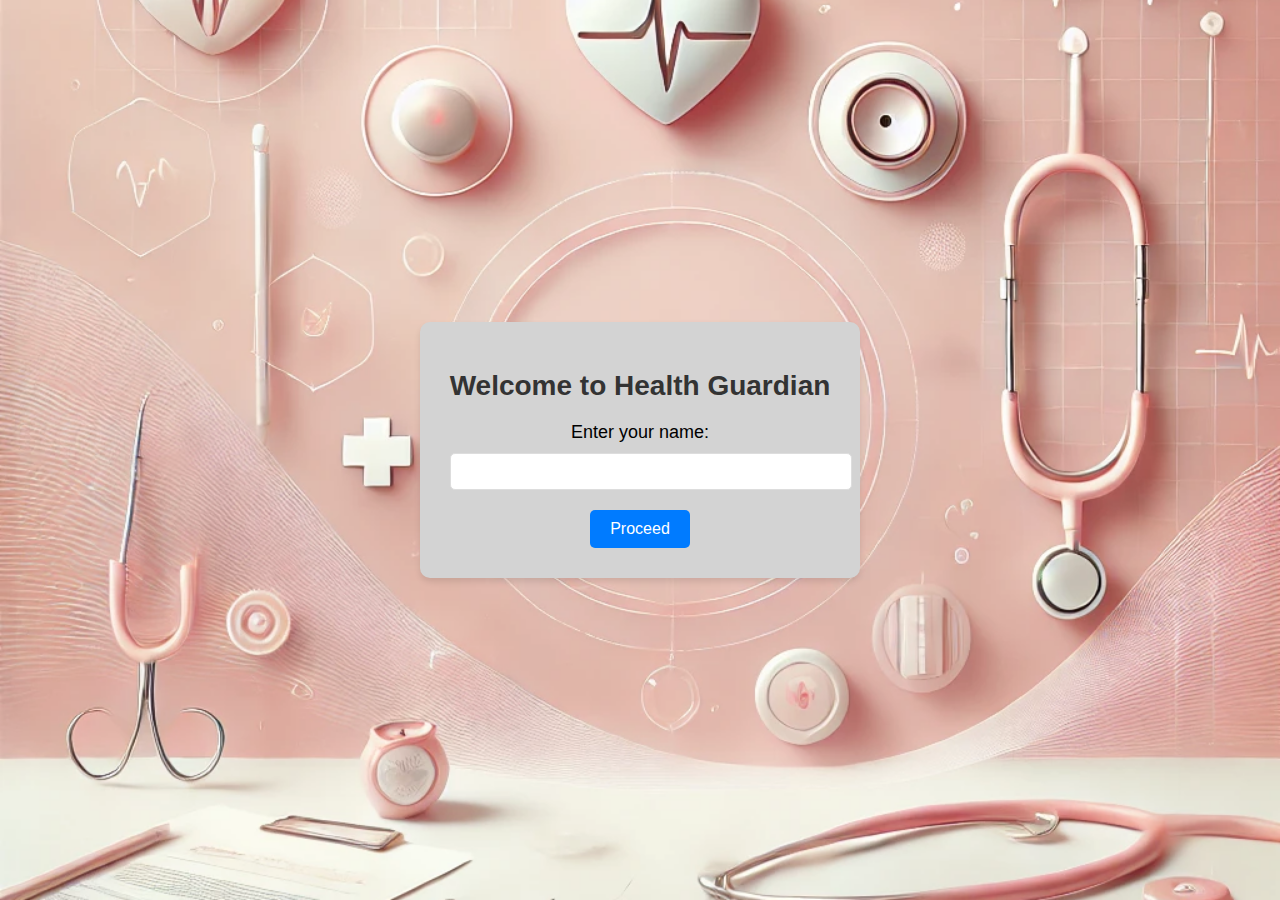
<file: index.html>
<!DOCTYPE html>
<html lang="en">
<head>
  <meta charset="UTF-8">
  <meta name="viewport" content="width=device-width, initial-scale=1.0">
  <title>Doctor Login</title>
  <link rel="stylesheet" href="home.css">
  <script defer src="home.js"></script>
</head>
<body>
  <div class="login-container">
    <h1>Welcome to Health Guardian</h1>
    <form id="doctor-form">
      <label for="doctor-name">Enter your name:</label>
      <input type="text" id="doctor-name" name="doctor-name" required>
      <button type="submit">Proceed</button>
    </form>
  </div>
</body>
</html>
</file>
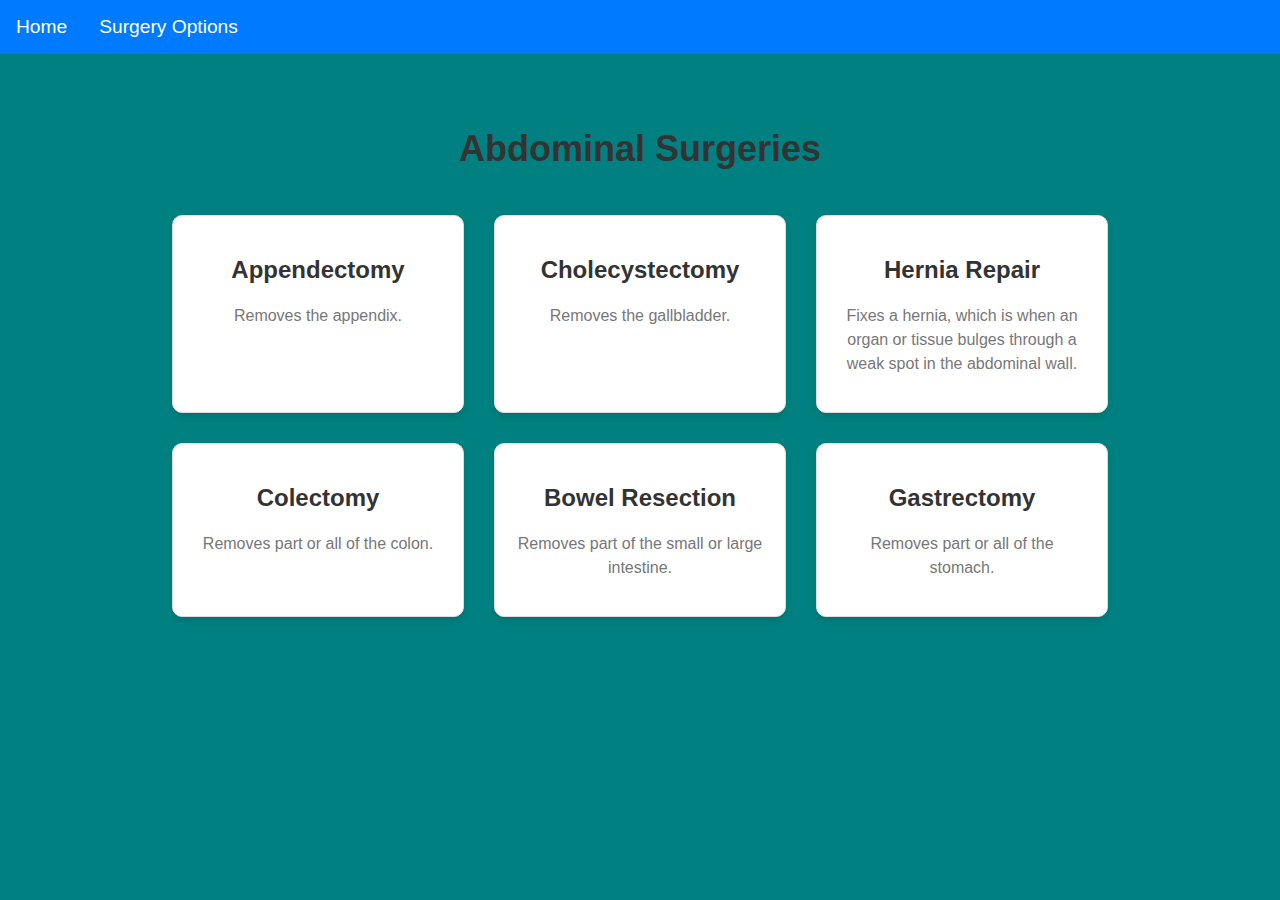
<file: abdominal-surgery.html>
<!DOCTYPE html>
<html lang="en">
<head>
  <meta charset="UTF-8">
  <meta name="viewport" content="width=device-width, initial-scale=1.0">
  <title>Abdominal Surgery</title>
  <link rel="stylesheet" href="surgery-options.css">
</head>
<nav class="navbar">
    <ul>
      <li><a href="index.html">Home</a></li> <!-- Links to the Home Page -->
      <li><a href="surgery-options.html">Surgery Options</a></li> <!-- Example link to surgery options -->
    </ul>
  </nav>
<body>
  <div class="container">
    <h1>Abdominal Surgeries</h1>
    <div class="card-container">
      <!-- Appendectomy Card -->
      <div class="card" onclick="window.location.href='appendectomy.html'">
        <h2>Appendectomy</h2>
        <p>Removes the appendix.</p>
      </div>
      <div class="card">
        <h2>Cholecystectomy</h2>
        <p>Removes the gallbladder.</p>
      </div>
      <div class="card">
        <h2>Hernia Repair</h2>
        <p>Fixes a hernia, which is when an organ or tissue bulges through a weak spot in the abdominal wall.</p>
      </div>
      <div class="card">
        <h2>Colectomy</h2>
        <p>Removes part or all of the colon.</p>
      </div>
      <div class="card">
        <h2>Bowel Resection</h2>
        <p>Removes part of the small or large intestine.</p>
      </div>
      <div class="card">
        <h2>Gastrectomy</h2>
        <p>Removes part or all of the stomach.</p>
      </div>
    </div>
  </div>
</body>
</html>
</file>
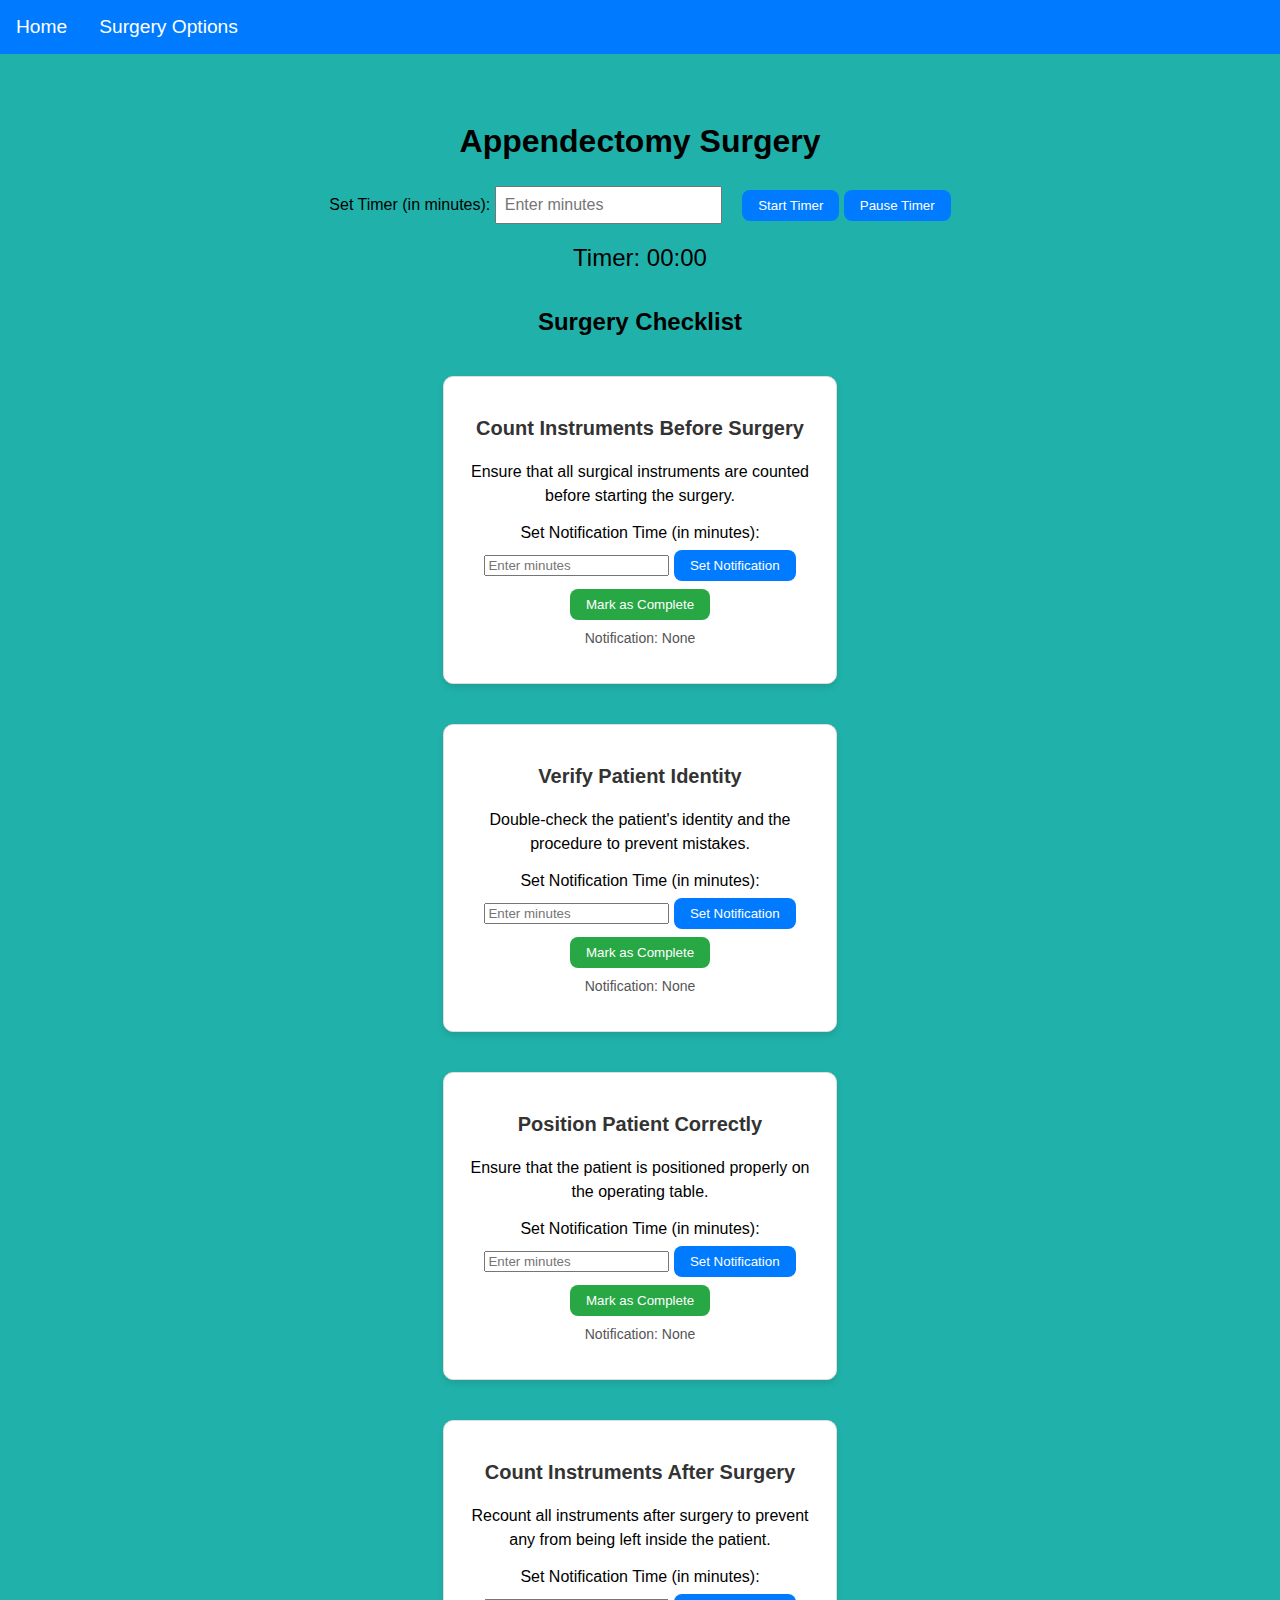
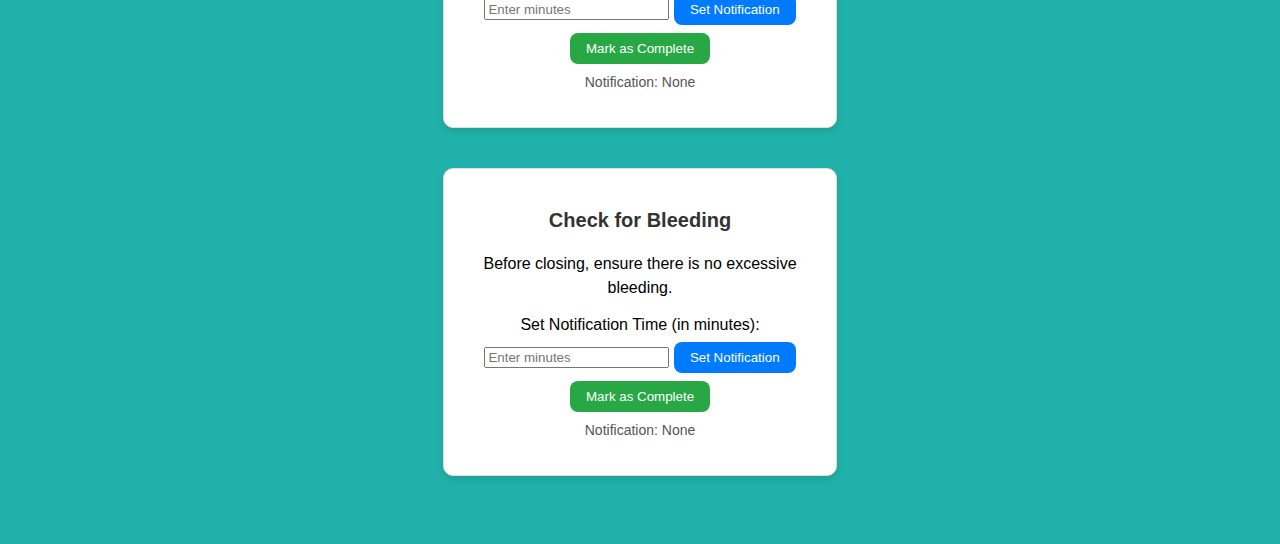
<file: appendectomy.html>
<!DOCTYPE html>
<html lang="en">
<head>
  <meta charset="UTF-8">
  <meta name="viewport" content="width=device-width, initial-scale=1.0">
  <title>Appendectomy Surgery</title>
  <link rel="stylesheet" href="surgery-tasks.css">
  <script defer src="appendectomy.js"></script>
</head>
<nav class="navbar">
  <ul>
    <li><a href="index.html">Home</a></li> <!-- Links to the Home Page -->
    <li><a href="surgery-options.html">Surgery Options</a></li> <!-- Example link to surgery options -->
  </ul>
</nav>
<body>
  <div class="container">
    <h1>Appendectomy Surgery</h1>
    
    <!-- Timer Section -->
    <div class="timer-container">
      <label for="time-input">Set Timer (in minutes):</label>
      <input type="number" id="time-input" placeholder="Enter minutes">
      <button id="start-timer">Start Timer</button>
      <button id="pause-timer">Pause Timer</button>
      <p id="timer-display">Timer: 00:00</p>
    </div>

    <!-- Surgery Task Cards -->
    <h2>Surgery Checklist</h2>
    <div class="card-container">
      <div class="card">
        <h3>Count Instruments Before Surgery</h3>
        <p>Ensure that all surgical instruments are counted before starting the surgery.</p>
        <label for="notif-time-1">Set Notification Time (in minutes):</label>
        <input type="number" class="notif-time" id="notif-time-1" placeholder="Enter minutes">
        <button class="set-notif-btn">Set Notification</button>
        <button class="complete-btn">Mark as Complete</button>
        <p class="notif-status">Notification: None</p>
      </div>

      <div class="card">
        <h3>Verify Patient Identity</h3>
        <p>Double-check the patient's identity and the procedure to prevent mistakes.</p>
        <label for="notif-time-2">Set Notification Time (in minutes):</label>
        <input type="number" class="notif-time" id="notif-time-2" placeholder="Enter minutes">
        <button class="set-notif-btn">Set Notification</button>
        <button class="complete-btn">Mark as Complete</button>
        <p class="notif-status">Notification: None</p>
      </div>

      <div class="card">
        <h3>Position Patient Correctly</h3>
        <p>Ensure that the patient is positioned properly on the operating table.</p>
        <label for="notif-time-3">Set Notification Time (in minutes):</label>
        <input type="number" class="notif-time" id="notif-time-3" placeholder="Enter minutes">
        <button class="set-notif-btn">Set Notification</button>
        <button class="complete-btn">Mark as Complete</button>
        <p class="notif-status">Notification: None</p>
      </div>

      <div class="card">
        <h3>Count Instruments After Surgery</h3>
        <p>Recount all instruments after surgery to prevent any from being left inside the patient.</p>
        <label for="notif-time-4">Set Notification Time (in minutes):</label>
        <input type="number" class="notif-time" id="notif-time-4" placeholder="Enter minutes">
        <button class="set-notif-btn">Set Notification</button>
        <button class="complete-btn">Mark as Complete</button>
        <p class="notif-status">Notification: None</p>
      </div>

      <div class="card">
        <h3>Check for Bleeding</h3>
        <p>Before closing, ensure there is no excessive bleeding.</p>
        <label for="notif-time-5">Set Notification Time (in minutes):</label>
        <input type="number" class="notif-time" id="notif-time-5" placeholder="Enter minutes">
        <button class="set-notif-btn">Set Notification</button>
        <button class="complete-btn">Mark as Complete</button>
        <p class="notif-status">Notification: None</p>
      </div>
    </div>

    <!-- Notification Container for Pop-up Style -->
    <div id="notification-popup" class="notification-popup hidden">
      <p id="notification-message"></p>
    </div>

  </div>
</body>
</html>
</file>
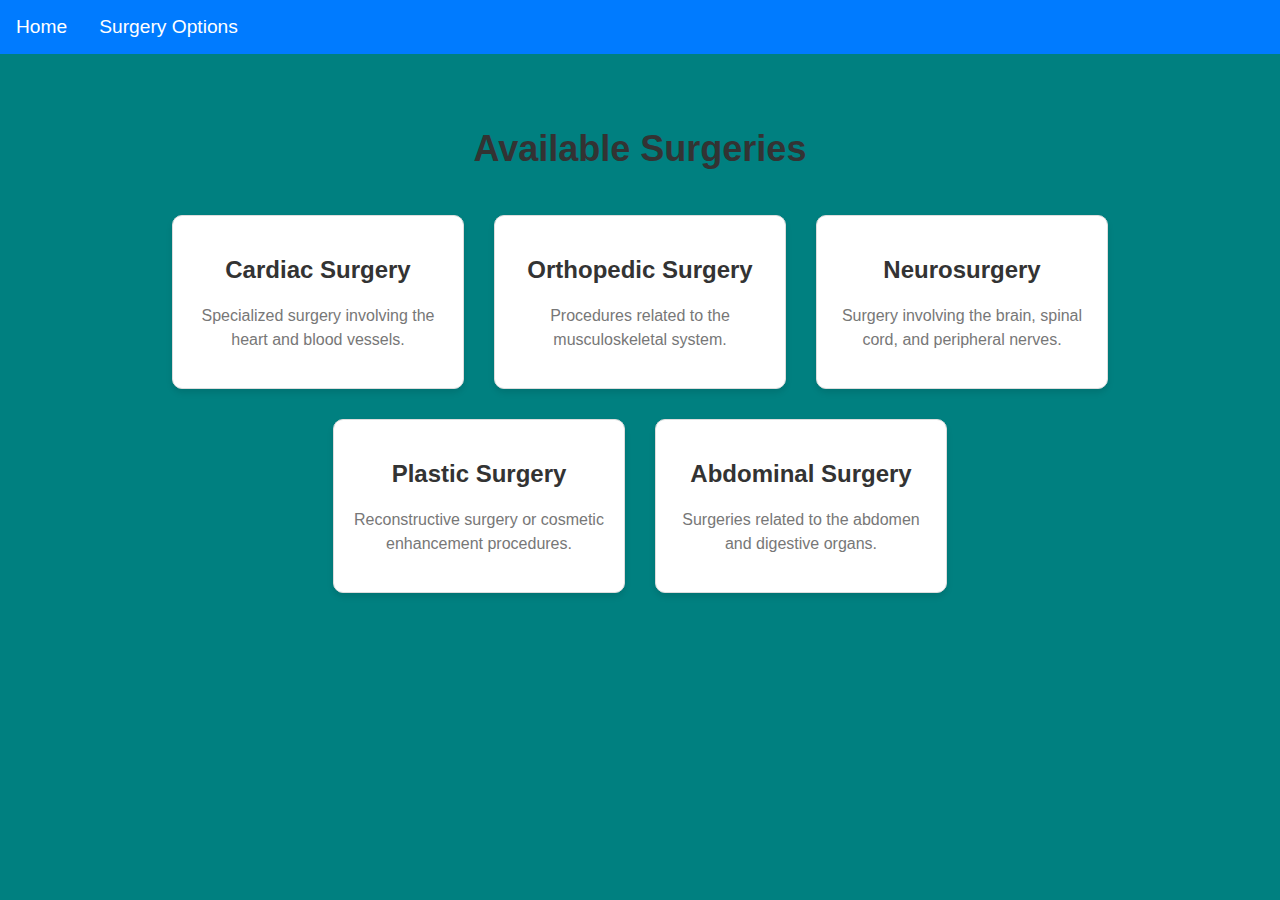
<file: surgery-options.html>
<!DOCTYPE html>
<html lang="en">
<head>
  <meta charset="UTF-8">
  <meta name="viewport" content="width=device-width, initial-scale=1.0">
  <title>Available Surgeries</title>
  <link rel="stylesheet" href="surgery-options.css">
  <script defer src="surgery-options.js"></script>
</head>
<nav class="navbar">
    <ul>
      <li><a href="index.html">Home</a></li> <!-- Links to the Home Page -->
      <li><a href="surgery-options.html">Surgery Options</a></li> <!-- Example link to surgery options -->
    </ul>
  </nav>
<body>
  <div class="container">
    <h1>Available Surgeries</h1>
    <div id="greeting"></div>
    <div class="card-container">
      <div class="card">
        <h2>Cardiac Surgery</h2>
        <p>Specialized surgery involving the heart and blood vessels.</p>
      </div>
      <div class="card">
        <h2>Orthopedic Surgery</h2>
        <p>Procedures related to the musculoskeletal system.</p>
      </div>
      <div class="card">
        <h2>Neurosurgery</h2>
        <p>Surgery involving the brain, spinal cord, and peripheral nerves.</p>
      </div>
      <div class="card">
        <h2>Plastic Surgery</h2>
        <p>Reconstructive surgery or cosmetic enhancement procedures.</p>
      </div>
        <!-- New Abdominal Surgery Card -->
        <div class="card" onclick="window.location.href='abdominal-surgery.html'">
            <h2>Abdominal Surgery</h2>
            <p>Surgeries related to the abdomen and digestive organs.</p>
        </div>
    </div>
  </div>
</body>
</html>
</file>
<file: home.css>
body {
    font-family: Arial, sans-serif;
    background-color: pink;
    display: flex;
    justify-content: center;
    align-items: center;
    height: 100vh;
    margin: 0;
  }

  body {
    background-image: url('background.webp');
    background-size: cover;  /* Ensures the background image covers the entire page */
    background-position: center;  /* Centers the background image */
    background-repeat: no-repeat;  /* Prevents the image from repeating */
    height: 100vh;  /* Sets the height of the body to the full viewport */
    margin: 0;
    padding: 0;
  }
  
  .login-container {
    background-color: lightgray;
    border-radius: 10px;
    padding: 30px;
    box-shadow: 0 4px 6px rgba(0, 0, 0, 0.1);
    text-align: center;
  }
  
  h1 {
    font-size: 28px;
    color: #333;
  }
  
  form {
    margin-top: 20px;
  }
  
  label {
    display: block;
    margin-bottom: 10px;
    font-size: 18px;
  }
  
  input[type="text"] {
    width: 100%;
    padding: 10px;
    margin-bottom: 20px;
    border: 1px solid #ddd;
    border-radius: 5px;
  }
  
  button {
    padding: 10px 20px;
    background-color: #007BFF;
    color: white;
    border: none;
    border-radius: 5px;
    cursor: pointer;
    font-size: 16px;
  }
  
  button:hover {
    background-color: #0056b3;
  }



  /* Navigation Bar Styles */
.navbar {
    background-color: #007bff;
    padding: 1rem;
  }
  
  .navbar ul {
    list-style-type: none;
    margin: 0;
    padding: 0;
    display: flex;
    justify-content: flex-start;
  }
  
  .navbar ul li {
    margin-right: 2rem;
  }
  
  .navbar ul li a {
    color: white;
    text-decoration: none;
    font-size: 1.2rem;
  }
  
  .navbar ul li a:hover {
    text-decoration: underline;
  }
</file>
<file: surgery-options.css>
body {
    font-family: Arial, sans-serif;
    background-color: teal;
    margin: 0;
    padding: 0;
  }
  
  .container {
    text-align: center;
    padding: 50px;
  }
  
  h1 {
    font-size: 36px;
    margin-bottom: 30px;
    color: #333;
  }
  
  .card-container {
    display: flex;
    justify-content: center;
    flex-wrap: wrap;
  }
  
  .card {
    background-color: white;
    border: 1px solid #ddd;
    border-radius: 10px;
    padding: 20px;
    margin: 15px;
    width: 250px;
    box-shadow: 0 4px 6px rgba(0, 0, 0, 0.1);
    transition: transform 0.3s, box-shadow 0.3s;
  }
  
  .card:hover {
    transform: scale(1.05);
    box-shadow: 0 6px 10px rgba(0, 0, 0, 0.2);
  }
  
  h2 {
    font-size: 24px;
    color: #333;
  }
  
  p {
    color: #777;
    font-size: 16px;
    line-height: 1.5;
  }

  /* Navigation Bar Styles */
.navbar {
    background-color: #007bff;
    padding: 1rem;
  }
  
  .navbar ul {
    list-style-type: none;
    margin: 0;
    padding: 0;
    display: flex;
    justify-content: flex-start;
  }
  
  .navbar ul li {
    margin-right: 2rem;
  }
  
  .navbar ul li a {
    color: white;
    text-decoration: none;
    font-size: 1.2rem;
  }
  
  .navbar ul li a:hover {
    text-decoration: underline;
  }
</file>
<file: surgery-tasks.css>
html {
  font-size: 16px; /* Base size for rem units */
}

body {
  font-family: Arial, sans-serif;
  background-color: lightseagreen;
  margin: 0;
  padding: 0;
}

.container {
  text-align: center;
  padding: 3rem;
}

.timer-container {
  margin-bottom: 2rem;
}

#time-input {
  padding: 0.5rem;
  margin-right: 1rem;
  font-size: 1rem;
}

button {
  padding: 0.5rem 1rem;
  background-color: #007BFF;
  color: white;
  border: none;
  border-radius: 0.5rem;
  cursor: pointer;
  margin-top: 0.5rem;
}

button:hover {
  background-color: #0056b3;
}

#timer-display {
  font-size: 1.5rem;
  margin-top: 1rem;
}

.card-container {
  display: flex;
  flex-direction: column;
  align-items: center;
}

.card {
  background-color: white;
  border: 0.0625rem solid #ddd;
  border-radius: 0.625rem;
  padding: 1.25rem;
  margin: 1.25rem;
  width: 22rem;
  box-shadow: 0 0.25rem 0.375rem rgba(0, 0, 0, 0.1);
}

h3 {
  font-size: 1.25rem;
  color: #333;
}

p {
  color: black;
  font-size: 1rem;
  line-height: 1.5;
}

.complete-btn {
  background-color: #28a745;
}

.complete-btn:hover {
  background-color: #218838;
}

.notif-status {
  margin-top: 0.5rem;
  font-size: 0.875rem;
  color: #555;
}

.notification-popup {
  position: fixed;
  bottom: 1rem;
  right: 1rem;
  background-color: #007bff;
  color: white;
  padding: 1rem;
  border-radius: 0.5rem;
  box-shadow: 0 0.25rem 0.5rem rgba(0, 0, 0, 0.2);
  display: flex;
  align-items: center;
  justify-content: center;
  min-width: 15rem;
}

.hidden {
  display: none;
}

.navbar {
  background-color: #007bff;
  padding: 1rem;
}

.navbar ul {
  list-style-type: none;
  margin: 0;
  padding: 0;
  display: flex;
  justify-content: flex-start;
}

.navbar ul li {
  margin-right: 2rem;
}

.navbar ul li a {
  color: white;
  text-decoration: none;
  font-size: 1.2rem;
}

.navbar ul li a:hover {
  text-decoration: underline;
}
</file>
